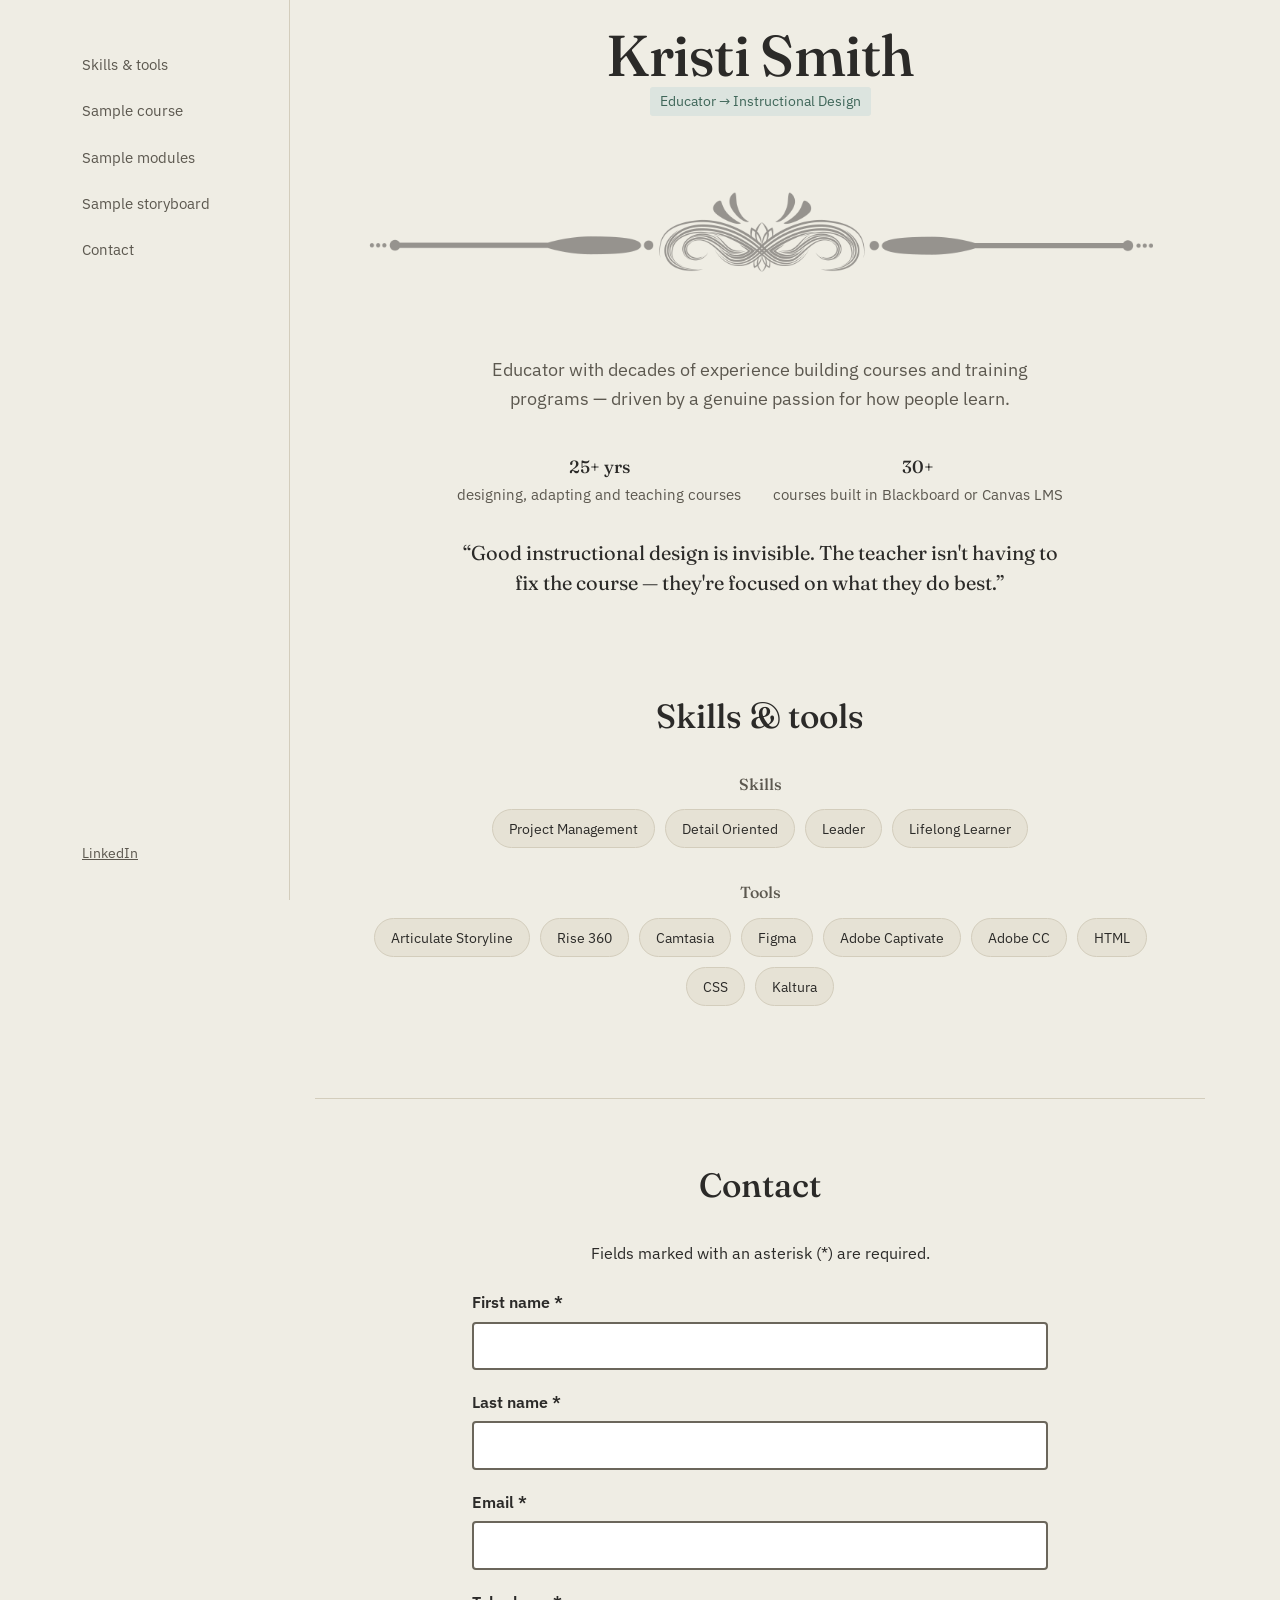
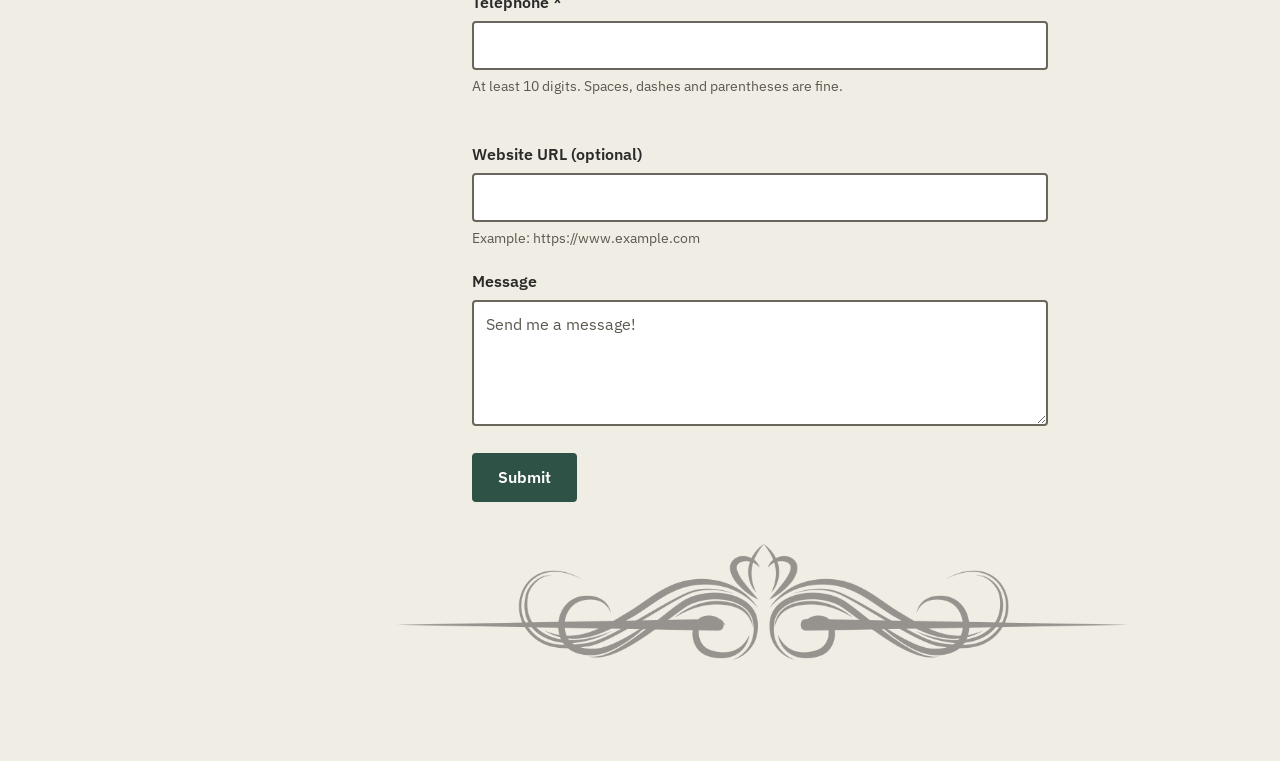
<file: index.html>
<!DOCTYPE html>
<html lang="en">
<head>
<meta charset="UTF-8">
<meta name="viewport" content="width=device-width, initial-scale=1, viewport-fit=cover">
<title>Kristi Smith | Instructional Design Portfolio</title>
<link rel="preconnect" href="https://fonts.googleapis.com">
<link rel="preconnect" href="https://fonts.gstatic.com" crossorigin>
<link href="https://fonts.googleapis.com/css2?family=Fraunces:opsz,wght@9..144,400;9..144,500;9..144,600&family=IBM+Plex+Sans:wght@400;500;600&display=swap" rel="stylesheet">
<link rel="stylesheet" href="styles.css">


</head>
<body>

<a class="skip-link" href="#main-content">Skip to main content</a>

<nav class="mobile-nav" aria-label="Mobile navigation">
  <a href="#skills">Skills</a>
  <a href="content/idpage.html" target="_blank" rel="noopener noreferrer">Sample course<span class="visually-hidden"> (opens in a new tab)</span></a>
  <a href="mod.htm" target="_blank" rel="noopener noreferrer">Sample modules<span class="visually-hidden"> (opens in a new tab)</span></a>
  <a href="course.htm">Sample storyboard</a>
  <a href="#contact">Contact</a>
</nav>

<div class="layout">
  <nav class="toc" aria-label="Main navigation">
    <div>
      <ul class="toc-links">
        <li><a href="#skills">Skills &amp; tools</a></li>
        <li><a href="content/idpage.html" target="_blank" rel="noopener noreferrer">Sample course<span class="visually-hidden"> (opens in a new tab)</span></a></li>
        <li><a href="mod.htm" target="_blank" rel="noopener noreferrer">Sample modules<span class="visually-hidden"> (opens in a new tab)</span></a></li>
        <li><a href="course.htm">Sample storyboard</a></li>
        <li><a href="#contact">Contact</a></li>
      </ul>
    </div>
    <div class="toc-foot">
      <a href="https://www.linkedin.com/in/kristismith7/" target="_blank" rel="noopener noreferrer">LinkedIn<span class="visually-hidden"> (opens in a new tab)</span></a>
    </div>
  </nav>

  <main id="main-content" tabindex="-1">
    <h1>Kristi Smith</h1>
    <p class="tag">Educator <span aria-hidden="true">&rarr;</span><span class="visually-hidden">to</span> Instructional Design</p>

    <img src="div3.png" alt="divider" class="transparent-img">

    <p class="lede">
      Educator with decades of experience building courses and training programs — driven by a genuine passion for how people learn.
    </p>

    <ul class="hero-meta">
      <li><strong>25+ yrs</strong> designing, adapting and teaching courses</li>
      <li><strong>30+</strong> courses built in Blackboard or Canvas LMS</li>
    </ul>

    <blockquote class="quote">
      <p>“Good instructional design is invisible. The teacher isn't having to fix the course — they're focused on what they do best.”</p>
    </blockquote>

    <section id="skills" aria-labelledby="skills-heading">
      <h2 id="skills-heading">Skills &amp; tools</h2>

      <div class="skill-group">
        <h3>Skills</h3>
        <ul class="pill-list">
          <li class="pill">Project Management</li>
          <li class="pill">Detail Oriented</li>
          <li class="pill">Leader</li>
          <li class="pill">Lifelong Learner</li>
        </ul>

        <h3>Tools</h3>
        <ul class="pill-list">
          <li class="pill">Articulate Storyline</li>
          <li class="pill">Rise 360</li>
          <li class="pill">Camtasia</li>
          <li class="pill">Figma</li>
          <li class="pill">Adobe Captivate</li>
          <li class="pill">Adobe CC</li>
          <li class="pill">HTML</li>
          <li class="pill">CSS</li>
          <li class="pill">Kaltura</li>
        </ul>
      </div>
    </section>

    <section id="contact" aria-labelledby="contact-heading">
      <h2 id="contact-heading">Contact</h2>

      <p class="required-note">Fields marked with an asterisk (<span aria-hidden="true">*</span><span class="visually-hidden">star</span>) are required.</p>

      <form action="https://formsubmit.co/profkris23@gmail.com" method="POST" id="contactForm" novalidate>
        <input type="hidden" name="_subject" value="New contact form submission">
        <input type="hidden" name="_captcha" value="false">
        <input type="hidden" name="_next" value="thanks.htm">

        <div class="form-field">
          <label for="fname">First name <span aria-hidden="true">*</span></label>
          <input type="text" id="fname" name="fname" autocomplete="given-name" required aria-required="true">
        </div>

        <div class="form-field">
          <label for="lname">Last name <span aria-hidden="true">*</span></label>
          <input type="text" id="lname" name="lname" autocomplete="family-name" required aria-required="true">
        </div>

        <div class="form-field">
          <label for="email">Email <span aria-hidden="true">*</span></label>
          <input type="email" id="email" name="email" autocomplete="email" required aria-required="true">
        </div>

        <div class="form-field">
          <label for="phone">Telephone <span aria-hidden="true">*</span></label>
          <input type="tel" id="phone" name="phone" autocomplete="tel" inputmode="tel"
                 required aria-required="true" aria-describedby="phoneHint phoneError">
          <p id="phoneHint" class="field-hint">At least 10 digits. Spaces, dashes and parentheses are fine.</p>
          <p id="phoneError" class="field-error" aria-live="polite"></p>
        </div>

        <div class="form-field">
          <label for="url">Website URL (optional)</label>
          <input type="url" id="url" name="url" autocomplete="url" aria-describedby="urlHint">
          <p id="urlHint" class="field-hint">Example: https://www.example.com</p>
        </div>

        <div class="form-field">
          <label for="text1">Message</label>
          <textarea id="text1" name="text1" rows="4" placeholder="Send me a message!"></textarea>
        </div>

        <input type="submit" class="btn-submit" value="Submit">
      </form>

      <img src="div1.png" alt="divider" class="transparent-img">
    </section>
  </main>
</div>

<script>
  const form = document.getElementById("contactForm");
  const phoneInput = document.getElementById("phone");
  const phoneError = document.getElementById("phoneError");
  const PHONE_MESSAGE = "Please enter a valid phone number with at least 10 digits.";

  function isPhoneValid() {
    const value = phoneInput.value.trim();
    if (!/^[0-9+().\s-]+$/.test(value)) return false;
    return value.replace(/\D/g, "").length >= 10;
  }

  function showPhoneError(show) {
    phoneError.textContent = show ? PHONE_MESSAGE : "";
    phoneInput.setAttribute("aria-invalid", show ? "true" : "false");
  }

  // Validate when the user leaves the field (not on every keystroke)
  phoneInput.addEventListener("blur", () => {
    if (phoneInput.value !== "") showPhoneError(!isPhoneValid());
  });

  // Clear the error as soon as the value becomes valid
  phoneInput.addEventListener("input", () => {
    if (phoneError.textContent && isPhoneValid()) showPhoneError(false);
  });

  form.addEventListener("submit", (event) => {
    const phoneBad = !isPhoneValid();
    if (phoneBad) showPhoneError(true);

    // First field (in page order) that fails native or phone validation
    const firstInvalid = Array.from(form.elements).find((el) =>
      el === phoneInput ? phoneBad : el.willValidate && !el.checkValidity()
    );

    if (firstInvalid) {
      event.preventDefault();
      firstInvalid.focus();
      if (firstInvalid !== phoneInput && firstInvalid.reportValidity) {
        firstInvalid.reportValidity();
      }
    }
  });
</script>

</body>
</html>
</file>
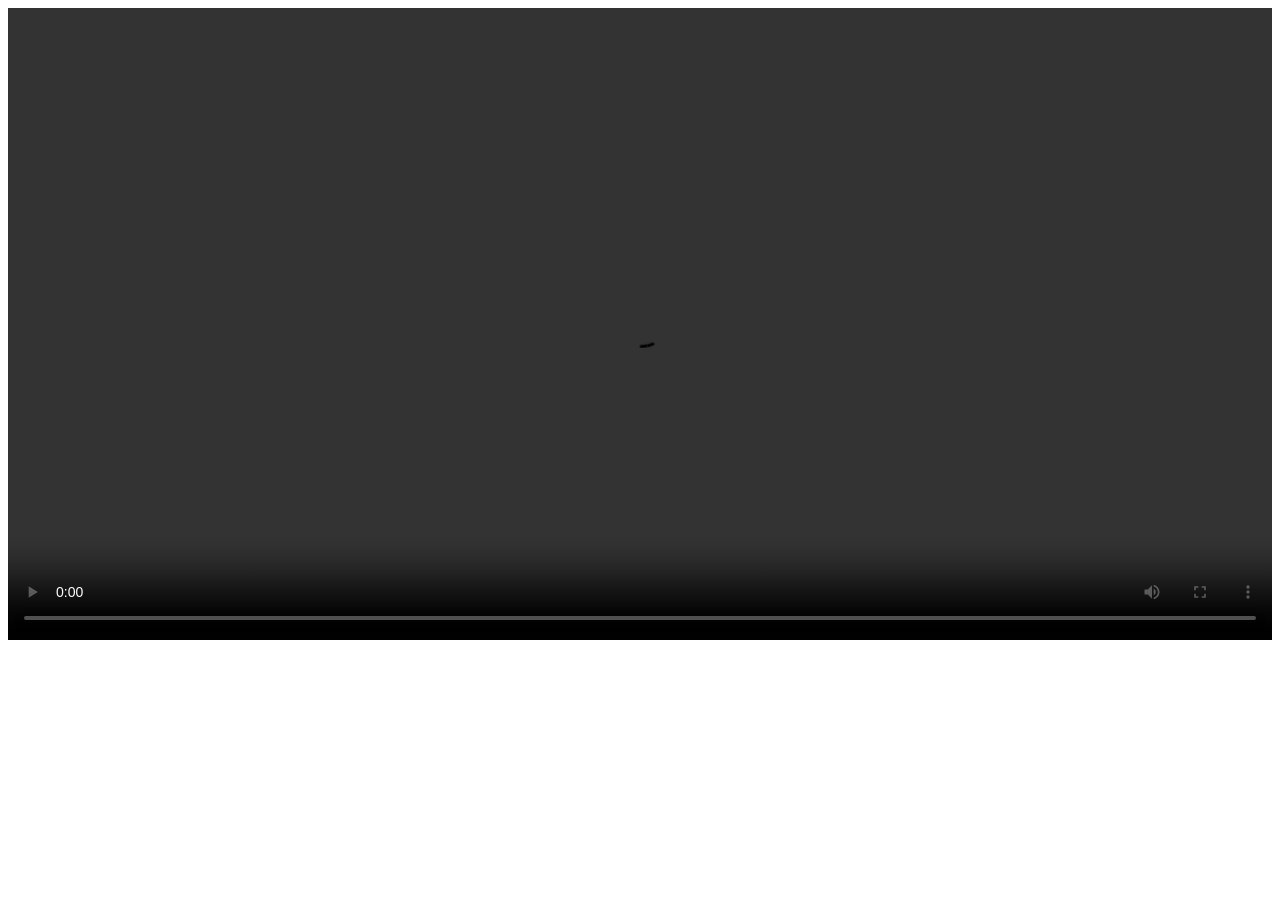
<file: course.htm>
<!DOCTYPE html>
<html lang="en">
<head>
    <meta charset="UTF-8">
    <meta name="viewport" content="width=device-width, initial-scale=1.0">
    <title>OSINT course</title>
</head>
<body>
<video id="sb" controls width="100%" src="OSINT_Course_Storyboard.mp4">
  <track kind="descriptions" src="story.vtt" srclang="en" label="Descriptions">
</video>
 
</body>


</html>
</file>
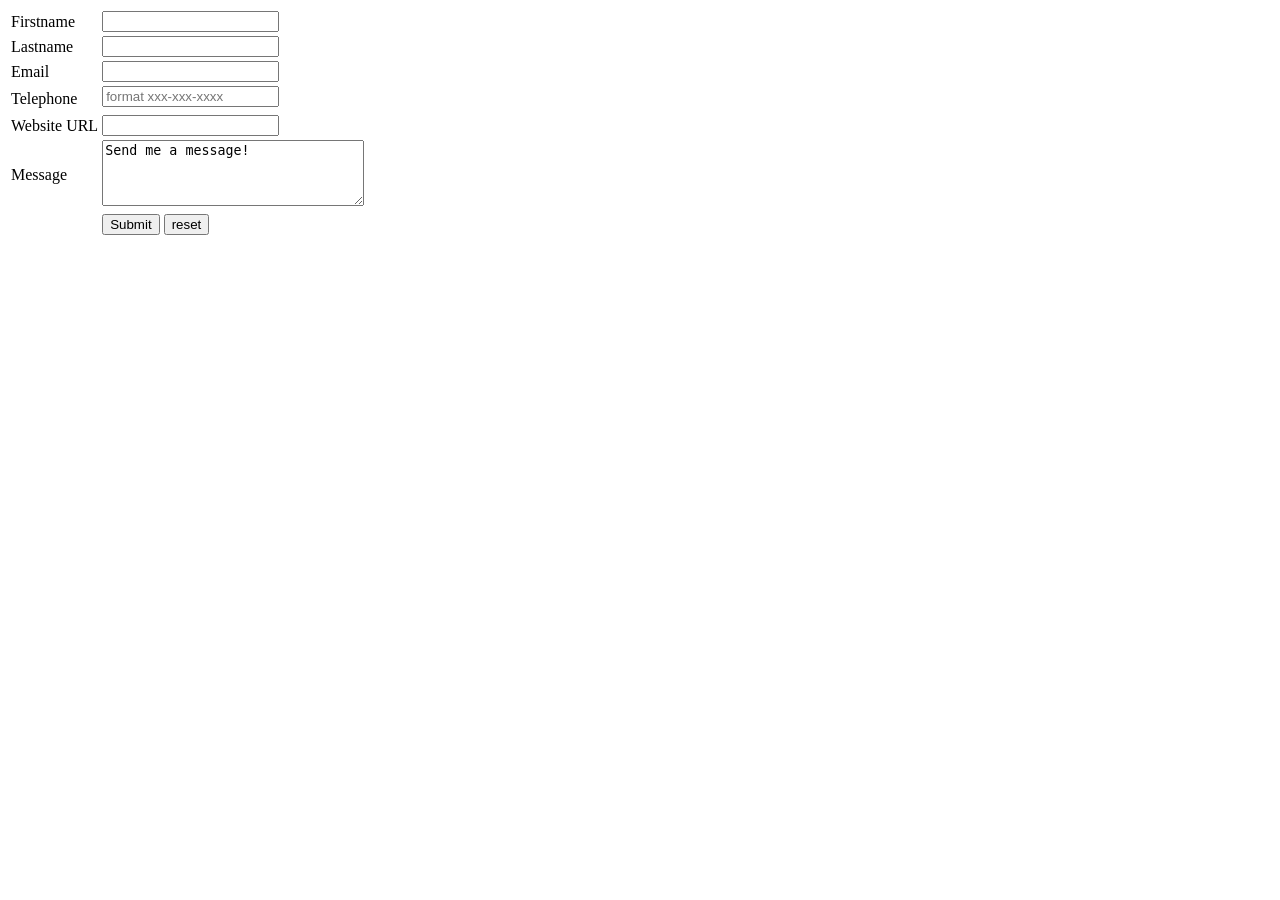
<file: form.htm>
<!DOCTYPE html>
<html lang="en">
<head>
    <meta charset="UTF-8">
    <meta name="viewport" content="width=device-width, initial-scale=1.0">
    <title>Document</title>
</head>
<body>
    <form action="https://formsubmit.co/profkris23@gmail.com" method="POST" id="contactForm">
    <!-- FormSubmit settings (optional but recommended) -->
    <input type="hidden" name="_subject" value="New contact form submission">
    <input type="hidden" name="_captcha" value="false">
    <input type="hidden" name="_next" value="thanks.htm">

    <table class="w3-content">
        <tr>
            <td><label for="fname">Firstname</label></td>
            <td><input type="text" id="fname" name="fname" required></td>
        </tr>
        <tr>
            <td><label for="lname">Lastname</label></td>
            <td><input type="text" id="lname" name="lname" required></td>
        </tr>
        <tr>
            <td><label for="email">Email</label></td>
            <td><input type="email" id="email" name="email" required></td>
        </tr>
        <tr>
            <td><label for="phone">Telephone</label></td>
            <td>
                <input type="tel" id="phone" name="phone" placeholder="format xxx-xxx-xxxx" required>
                <p id="phoneError" style="color: red; margin: 4px 0 0;"></p>
            </td>
        </tr>
        <tr>
            <td><label for="url">Website URL</label></td>
            <td><input type="url" id="url" name="url"></td>
        </tr>
        <tr>
            <td><label for="text1">Message</label></td>
            <td>
                <textarea id="text1" name="text1" rows="4" cols="30">Send me a message!</textarea>
            </td>
        </tr>
        <tr>
            <td></td>
            <td>
                <input type="submit" value="Submit">
                <input type="reset" value="reset">
            </td>
        </tr>
    </table>
</form>

<script>
    const form = document.getElementById("contactForm");
    const phoneInput = document.getElementById("phone");
    const phoneError = document.getElementById("phoneError");

    function isPhoneValid() {
        const phonePattern = /^[0-9]{10,}$/;
        return phonePattern.test(phoneInput.value.replace(/-/g, ""));
    }

    phoneInput.addEventListener("input", () => {
        phoneError.textContent = isPhoneValid()
            ? ""
            : "Please enter a valid phone number with at least 10 digits.";
    });

    form.addEventListener("submit", (event) => {
        if (!isPhoneValid()) {
            event.preventDefault();
            phoneError.textContent = "Please enter a valid phone number with at least 10 digits.";
            phoneInput.focus();
        }
        // otherwise let the form submit normally to FormSubmit
    });
</script>
</body>
</html>
</file>
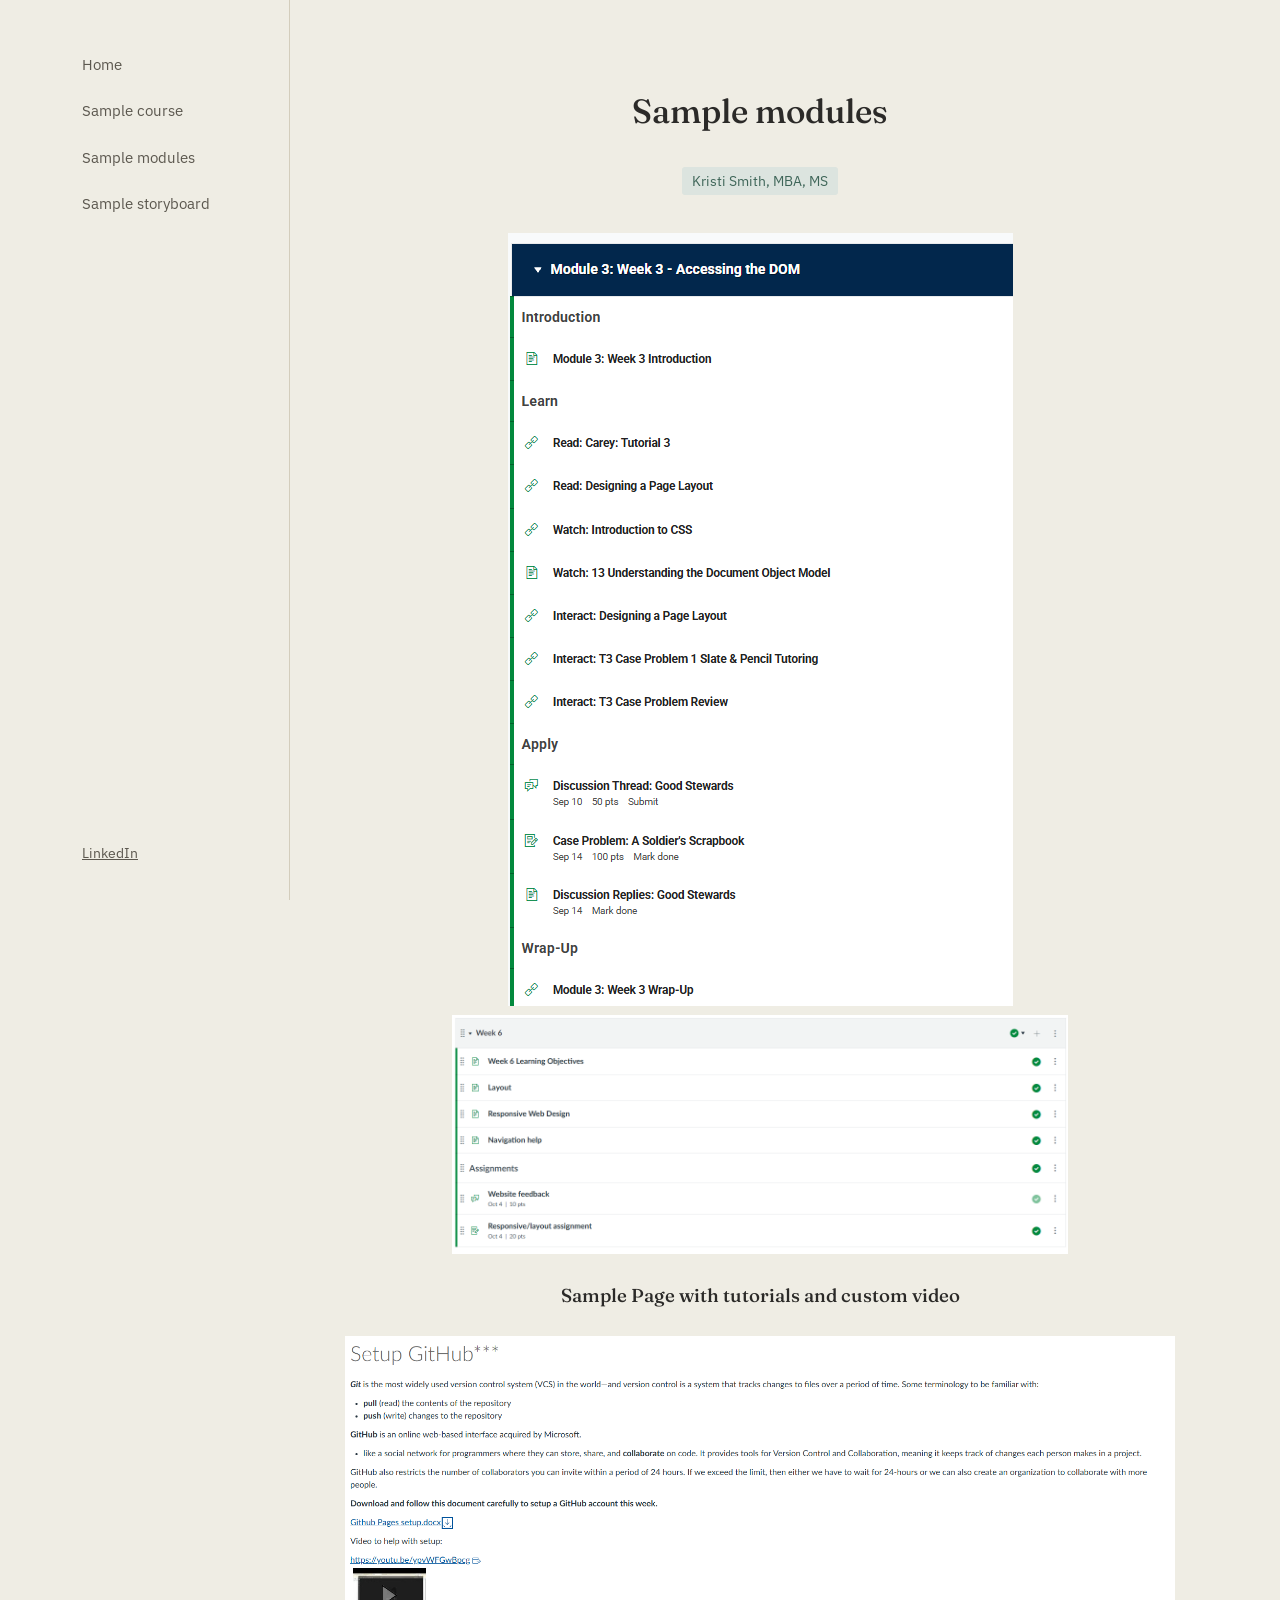
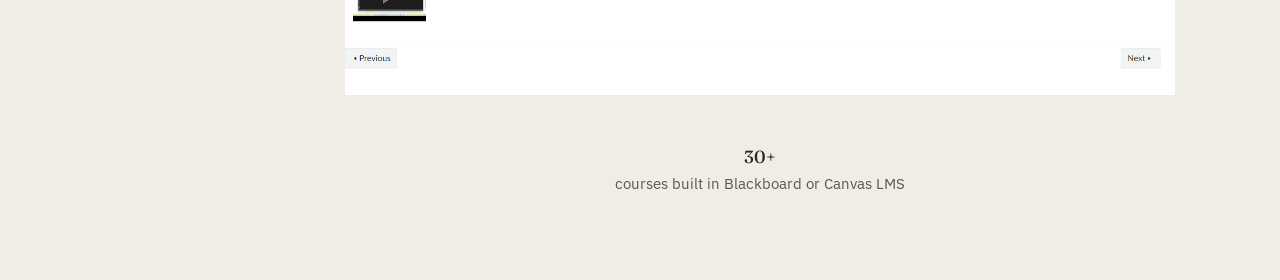
<file: mod.htm>
<!DOCTYPE html>
<html lang="en">
<head>
    <meta charset="UTF-8">
    <meta name="viewport" content="width=device-width, initial-scale=1.0">
    <title>KJ Designs IT Sample modules</title>
    <link rel="preconnect" href="https://fonts.googleapis.com">
<link rel="preconnect" href="https://fonts.gstatic.com" crossorigin>
<link href="https://fonts.googleapis.com/css2?family=Fraunces:opsz,wght@9..144,400;9..144,500;9..144,600&family=IBM+Plex+Sans:wght@400;500;600&display=swap" rel="stylesheet">
<link rel="stylesheet" href="styles.css">
</head>
<body>
   
<div class="mobile-nav">

  <a href="index.html">Home</a>

  <a href="content/idpage.html" target="_blank">Sample course</a>
   <a href="mod.htm" target="_blank">Sample modules</a>
    <a href="OSINT_Course_Storyboard.mp4" target="_blank">Sample storyboard</a>

</div>

<div class="layout">
  <nav class="toc">
    <div>
     
      <ul class="toc-links">
    
        <li><a href="index.html">Home</a></li>
       
         <li><a href="content/idpage.html" target="_blank">Sample course</a></li>
         <li><a href="mod.htm" target="_blank">Sample modules</a></li>
         <li> <a href="OSINT_Course_Storyboard.mp4" target="_blank">Sample storyboard</a></li>
      
      </ul>
    </div>
    <div class="toc-foot">   <a href="https://www.linkedin.com/in/kristismith7/" target="_blank">LinkedIn</a> <br></div>
  </nav>

  <main>

    <section id="story">
        <h2>Sample modules</h2><span class="tag">Kristi Smith, MBA, MS</span>
    
      <p class="lede">
     <img src="lib.png" alt="Sample course module" ><br>
        <img src="mt.png" alt="Sample course module" width="100%"><br>
         <h3>Sample Page with tutorials and custom video</h3><br>
           <img src="git.png" alt="Sample course page" width="100%"><br>
    
      <div class="hero-meta">
     
        <div><strong>30+</strong>courses built in Blackboard or Canvas LMS</div>
      </div>
    
    
    </section> 
</body>
</html>
</file>
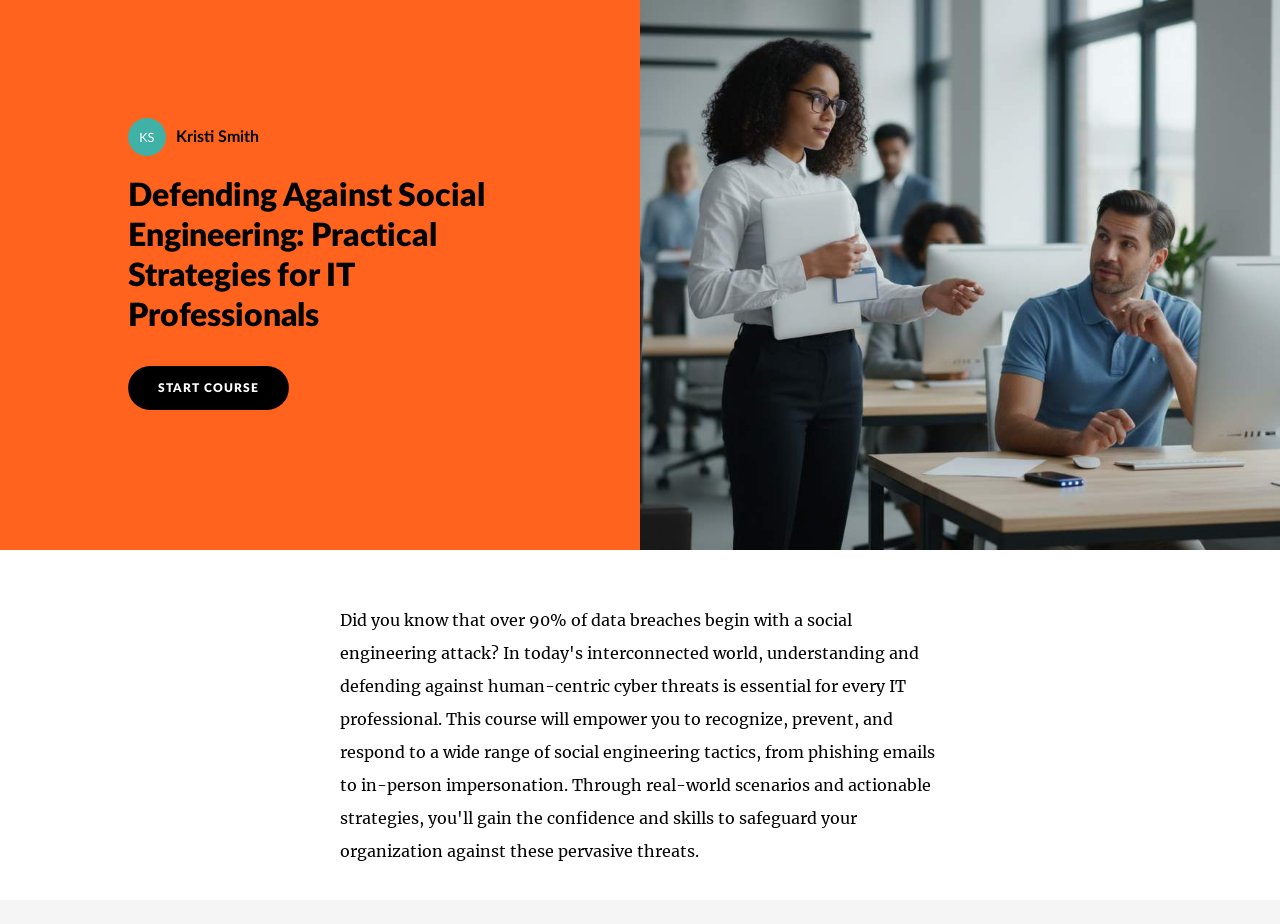
<file: content/idpage.html>
<!doctype html>
<!-- 
course package version: 0C4UMB9H
rise_frontend sha: 7b15b935b6655e4908079202be065333ed9a1ff2
ai_scenario sha: cd64342aba506fe9504c0e0cd7249c7d2f00203e
learn_distribution_frontend sha: be6f840c1a09e2c6d7c7950dd72db652c849d0fe
mondrian sha: 53b52b96c25fa0dd33df5b0202c458588fa20458
sandbox sha: 42753f3391b109fa3788c525c22880445ab48325
 -->
<html lang="en">
  <head>
    <meta charset="utf-8">
    <meta name="viewport" content="width=device-width,initial-scale=1">
    <title>Defending Against Social Engineering: Practical Strategies for IT Professionals</title>
    
    <script type="application/json" id="__CONFIG__">
      {"remoteManifest":{"ai_scenario":{".js":["ai-scenario/entry.js"]},"learn_distribution_frontend":{".js":["learn_dist/entry.js"]},"mondrian":{".js":["mondrian/entry.js"]}},"assetTargetPrefixes":{"media":"assets","font":"lib/fonts"},"loadOnlyInLms":false}
    </script>
    
    <script src="lib/dist/c7ae2a54.js"></script>
  </head>
  <body>
    <div id="app"></div>
    <h4>Created with Articulate 360</h4>
      <script src="lib/rise/9bea35c8.js"></script>
    
  </body>
</html>
</file>
<file: styles.css>
/* =========================================================
   Kristi Smith Educational Design — styles.css
   Contrast ratios noted next to colors were checked against WCAG 2.x AA
   (4.5:1 for text, 3:1 for UI components).
   ========================================================= */

/* ---------- Design tokens ---------- */
:root {
  --paper:      #EFEDE4;
  --paper-alt:  #E6E2D5;
  --ink:        #2B2A28;   /* 12.2:1 on paper */
  --ink-soft:   #5C584F;   /* 6.0:1 on paper, 5.5:1 on paper-alt */
  --pine:       #3F6659;   /* 5.5:1 on paper, 5.0:1 on pine-soft */
  --pine-soft:  #DCE4DF;
  --gold:       #B07E2E;   /* decorative only (3.05:1) — NOT for text */
  --gold-text:  #7A5513;   /* 5.7:1 on paper — use for gold text */
  --line:       #D3CDBC;   /* decorative dividers */

  --focus:        #1A56DB; /* 5.3:1 */
  --error:        #B00020; /* 6.3:1 */
  --field-bg:     #FFFFFF;
  --field-text:   #1A1A1A;
  --field-border: #6B665B; /* 4.9:1 (needs 3:1) */
  --btn-bg:       #2F5246; /* 8.7:1 with white */
  --btn-bg-hover: #243F36;
  --btn-text:     #FFFFFF;

  --serif: 'Fraunces', Georgia, serif;
  --sans:  'IBM Plex Sans', Arial, sans-serif;
}

/* Dark theme: follows the OS unless the page forces light */
@media (prefers-color-scheme: dark) {
  :root:not([data-theme="light"]) {
    --paper: #1B1A17;  --paper-alt: #232220;
    --ink: #ECE8DD;    --ink-soft: #B3AD9E;
    --pine: #8CB1A2;   --pine-soft: #263530;
    --gold: #DDAE5E;   --gold-text: #DDAE5E;
    --line: #3B372E;
    --focus: #8AB4FF;  --error: #FF8A80;
    --field-bg: #232220; --field-text: #ECE8DD; --field-border: #8F897B;
    --btn-bg: #8CB1A2; --btn-bg-hover: #A5C5B8; --btn-text: #1B1A17;
  }
}
:root[data-theme="dark"] {
  --paper: #1B1A17;  --paper-alt: #232220;
  --ink: #ECE8DD;    --ink-soft: #B3AD9E;
  --pine: #8CB1A2;   --pine-soft: #263530;
  --gold: #DDAE5E;   --gold-text: #DDAE5E;
  --line: #3B372E;
  --focus: #8AB4FF;  --error: #FF8A80;
  --field-bg: #232220; --field-text: #ECE8DD; --field-border: #8F897B;
  --btn-bg: #8CB1A2; --btn-bg-hover: #A5C5B8; --btn-text: #1B1A17;
}

/* ---------- Base ---------- */
*, *::before, *::after { box-sizing: border-box; }

html { scroll-padding-top: 4rem; }
@media (prefers-reduced-motion: no-preference) {
  html { scroll-behavior: smooth; }
}

body {
  margin: 0;
  padding-bottom: env(safe-area-inset-bottom, 0px);
  background: var(--paper);
  color: var(--ink);
  font-family: var(--sans);
  font-size: 1rem;
  line-height: 1.6;
  -webkit-font-smoothing: antialiased;
}

a { color: inherit; }

h1, h2, h3 { font-family: var(--serif); font-weight: 500; margin: 0; }
h1 { font-size: clamp(2.4rem, 5vw, 3.6rem); line-height: 1.08; letter-spacing: -0.01em; }
h2 { font-size: clamp(1.6rem, 3vw, 2.1rem); margin-bottom: 28px; }

p { max-width: 62ch; margin-left: auto; margin-right: auto; }

img { max-width: 100%; height: auto; }

/* ---------- Accessibility helpers ---------- */
.visually-hidden {
  position: absolute !important;
  width: 1px; height: 1px;
  margin: -1px; padding: 0;
  overflow: hidden;
  clip: rect(0, 0, 0, 0);
  white-space: nowrap;
  border: 0;
}

.skip-link {
  position: absolute;
  left: 0.5rem; top: -4rem;
  z-index: 1000;
  padding: 0.75rem 1rem;
  background: #000; color: #fff;
  border-radius: 4px;
}
.skip-link:focus { top: 0.5rem; }

:focus-visible {
  outline: 3px solid var(--focus);
  outline-offset: 2px;
}
main:focus { outline: none; }   /* main is only focused by the skip link */

@media (prefers-reduced-motion: reduce) {
  * { transition: none !important; animation: none !important; }
}

/* ---------- Layout ---------- */
.layout {
  display: grid;
  grid-template-columns: 240px 1fr;
  max-width: 1180px;
  margin: 0 auto;
}

main { min-width: 0; padding: 25px; text-align: center; }

section {
  padding: 60px 30px;
  border-bottom: 1px solid var(--line);
  text-align: center;
}
section:last-of-type { border-bottom: none; }

/* ---------- Sidebar navigation ---------- */
nav.toc {
  position: sticky; top: 0;
  align-self: start;
  height: 100vh;
  overflow-y: auto;               /* stays reachable on short screens / zoom */
  padding: 48px 28px 32px 32px;
  border-right: 1px solid var(--line);
  display: flex; flex-direction: column; justify-content: space-between;
}

.toc-links { list-style: none; padding: 0; margin: 0; display: flex; flex-direction: column; gap: 14px; }
.toc-links a {
  display: block;
  padding: 4px 0 4px 12px;
  margin-left: -14px;
  border-left: 2px solid transparent;
  color: var(--ink-soft);
  font-size: 0.95rem;
  text-decoration: none;
  transition: color .15s ease, border-color .15s ease;
}
.toc-links a:hover { color: var(--ink); border-color: var(--gold); }

.toc-foot { font-size: 0.875rem; color: var(--ink-soft); }
.toc-foot a { display: inline-block; padding: 4px 0; }

.mobile-nav { display: none; }

/* ---------- Hero ---------- */
.tag {
  display: inline-block;
  margin: 0 0 18px;
  padding: 3px 10px;
  font-size: 0.875rem;
  color: var(--pine);
  background: var(--pine-soft);
  border-radius: 3px;
}

.lede { margin-top: 20px; max-width: 56ch; font-size: 1.15rem; color: var(--ink-soft); }

.hero-meta {
  list-style: none; padding: 0;
  margin: 40px 0 0;
  display: flex; flex-wrap: wrap; justify-content: center; gap: 32px;
  color: var(--ink-soft); font-size: 0.95rem;
}
.hero-meta strong { display: block; font-family: var(--serif); font-size: 1.1rem; font-weight: 500; color: var(--ink); }

.transparent-img { display: block; margin: 0 auto; opacity: 0.5; }   /* decorative */

/* Pull quote */
.quote {
  margin: 32px auto;
  max-width: 46ch;
  font-family: var(--serif);
  font-size: 1.25rem;
  line-height: 1.5;
  color: var(--ink);
}
.quote p { margin: 0 auto; }
.quote-attr { margin-top: 10px; font-family: var(--sans); font-size: 0.95rem; color: var(--ink-soft); }

/* ---------- Skills ---------- */
.skill-group { margin-bottom: 30px; }
.skill-group h3 { margin-bottom: 12px; font-size: 1rem; font-weight: 500; color: var(--ink-soft); }

.pill-list { list-style: none; padding: 0; margin: 0 0 2rem; display: flex; flex-wrap: wrap; justify-content: center; gap: 10px; }
.pill {
  padding: 7px 16px;
  font-size: 0.9rem;
  background: var(--paper-alt);
  border: 1px solid var(--line);
  border-radius: 20px;
}

/* ---------- Contact form ---------- */
#contact { padding-bottom: 50px; }

.required-note { margin-bottom: 1.5rem; }

#contactForm { text-align: left; max-width: 36rem; margin: 0 auto 2rem; }

.form-field { margin-bottom: 1.25rem; }
.form-field label { display: block; margin-bottom: 0.35rem; font-weight: 600; }

.form-field input,
.form-field textarea {
  width: 100%;
  min-height: 44px;
  padding: 0.6rem 0.75rem;
  font: inherit;
  color: var(--field-text);
  background: var(--field-bg);
  border: 2px solid var(--field-border);
  border-radius: 4px;
}
.form-field input[aria-invalid="true"] { border-color: var(--error); }
.form-field ::placeholder { color: var(--ink-soft); opacity: 1; }

.field-hint  { margin: 0.25rem 0 0; max-width: none; font-size: 0.9rem; color: var(--ink-soft); }
.field-error { margin: 0.35rem 0 0; max-width: none; min-height: 1.2em; font-weight: 600; color: var(--error); }

.btn-submit {
  min-height: 44px;
  padding: 0.6rem 1.5rem;
  font: inherit; font-weight: 600;
  color: var(--btn-text);
  background: var(--btn-bg);
  border: 2px solid var(--btn-bg);
  border-radius: 4px;
  cursor: pointer;
}
.btn-submit:hover { background: var(--btn-bg-hover); border-color: var(--btn-bg-hover); }

/* ---------- Mobile ---------- */
@media (max-width: 860px) {
  .layout { grid-template-columns: 1fr; }
  nav.toc { display: none; }

  .mobile-nav {
    display: flex; gap: 8px 20px;
    position: sticky; top: 0; z-index: 10;
    padding: calc(10px + env(safe-area-inset-top, 0px)) 20px 10px;
    background: var(--paper);
    border-bottom: 1px solid var(--line);
    overflow-x: auto;
    font-size: 0.95rem;
  }
  .mobile-nav a {
    display: inline-block;
    padding: 8px 0;
    white-space: nowrap;
    text-decoration: none;
    color: var(--ink-soft);
  }
  .mobile-nav a:hover { color: var(--ink); }

  section { padding: 56px 24px; }
}

/* =========================================================
   Not used by index.html. Kept in case mod.htm, course.htm or
   content/idpage.html share this stylesheet — delete if they don't.
   ========================================================= */
.toc-brand { margin-bottom: 40px; font-family: var(--serif); font-size: 1.25rem; font-weight: 500; letter-spacing: 0.01em; }
.toc-brand span { display: block; margin-top: 4px; font-size: 0.875rem; font-weight: 400; color: var(--ink-soft); }

.center { text-align: center; }
#story { padding-top: 60px; }

.principles { margin-top: 36px; display: grid; grid-template-columns: repeat(2, 1fr); gap: 36px 48px; }
.principle h3 { margin-bottom: 8px; font-size: 1.05rem; }
.principle p { margin: 0; font-size: 0.95rem; color: var(--ink-soft); }

.timeline { margin-top: 44px; position: relative; }
.timeline::before { content: ""; position: absolute; left: 17px; top: 6px; bottom: 6px; width: 1px; background: var(--line); }
.t-item { position: relative; margin-bottom: 44px; padding-left: 56px; text-align: left; }
.t-item:last-child { margin-bottom: 0; }
.t-num {
  position: absolute; left: 0; top: 0;
  width: 36px; height: 36px; border-radius: 50%;
  display: flex; align-items: center; justify-content: center;
  font-family: var(--serif); font-size: 0.9rem;
  color: var(--ink-soft); background: var(--paper); border: 1px solid var(--line);
}
.t-item.current .t-num { color: var(--gold-text); border-color: var(--gold); }
.t-period { margin-bottom: 4px; font-size: 0.9rem; color: var(--ink-soft); }
.t-role { font-family: var(--serif); font-size: 1.25rem; font-weight: 500; }
.t-org { margin-bottom: 10px; font-size: 0.95rem; color: var(--ink-soft); }
.t-item p.desc { margin: 0; max-width: 58ch; font-size: 0.9rem; }

.work-list { margin-top: 22px; display: flex; flex-direction: column; }
.work-item { display: grid; grid-template-columns: 1fr 1.6fr; gap: 20px; padding: 36px 0; border-top: 1px solid var(--line); text-align: left; }
.work-item:last-child { border-bottom: 1px solid var(--line); }
.work-kicker { margin-bottom: 8px; font-size: 0.875rem; color: var(--gold-text); }
.work-title { margin-bottom: 10px; font-family: var(--serif); font-size: 1rem; font-weight: 500; }
.work-meta { margin-bottom: 14px; font-size: 0.9rem; color: var(--ink-soft); }
.work-desc { font-size: 0.9rem; color: var(--ink-soft); }
.work-stats { margin-top: 14px; display: flex; flex-wrap: wrap; justify-content: center; gap: 28px; }
.work-stats div strong { display: block; font-family: var(--serif); font-size: 1.3rem; color: var(--ink); }
.work-stats div span { font-size: 0.875rem; color: var(--ink-soft); }

.contact-box { margin-top: 32px; display: flex; flex-wrap: wrap; justify-content: center; align-items: baseline; gap: 18px; }
.contact-box a.email { font-family: var(--serif); font-size: 1.6rem; text-decoration: none; border-bottom: 2px solid var(--gold); }
.contact-links { margin-top: 28px; display: flex; justify-content: center; gap: 24px; font-size: 0.95rem; }
.contact-links a { padding-bottom: 2px; color: var(--ink-soft); text-decoration: none; border-bottom: 1px solid var(--ink-soft); }
.contact-links a:hover { color: var(--pine); border-color: var(--pine); }
footer.note { margin-top: 64px; font-size: 0.875rem; color: var(--ink-soft); }

@media (max-width: 860px) {
  .principles { grid-template-columns: 1fr; }
  .work-item { grid-template-columns: 1fr; gap: 12px; }
}
</file>
